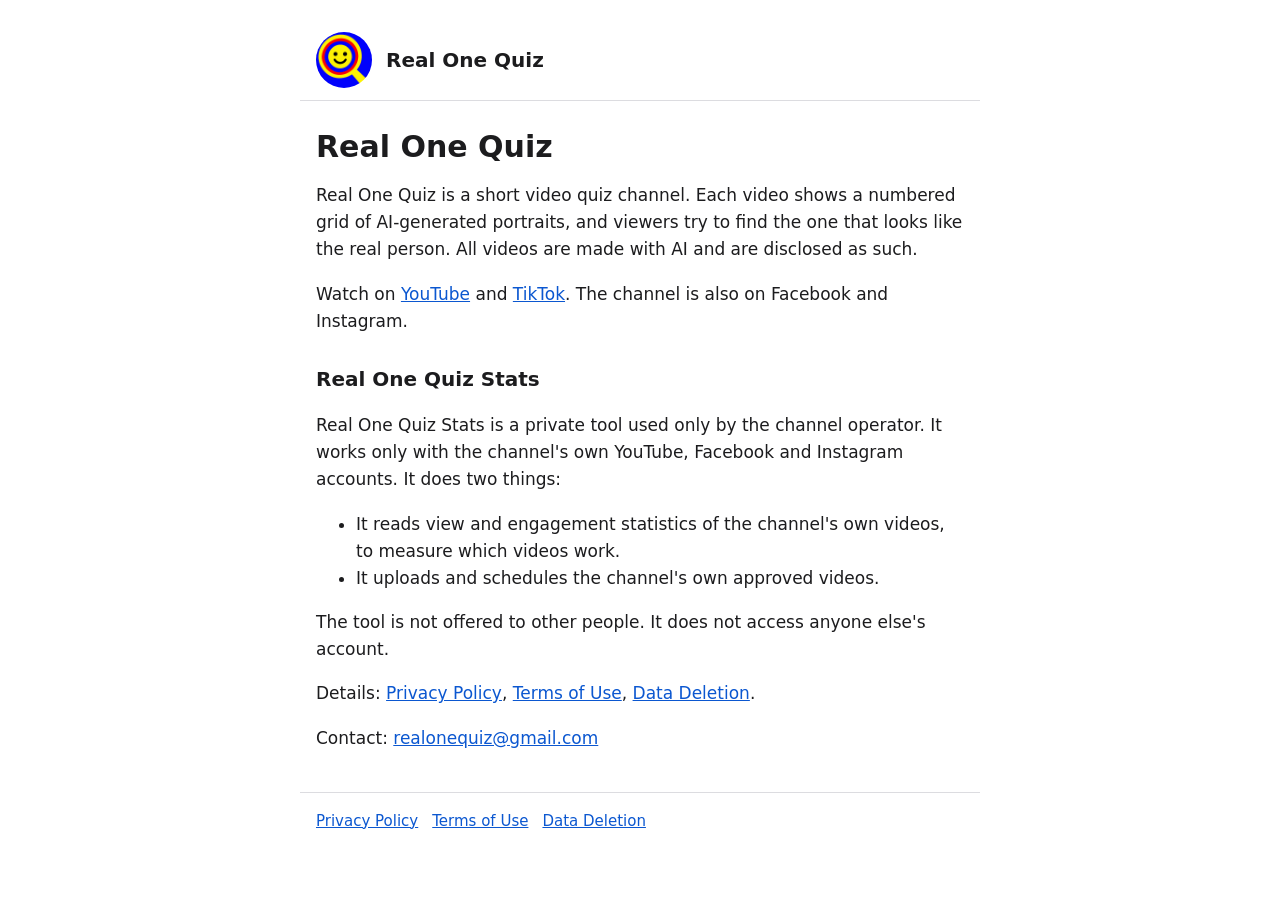
<file: index.html>
<!doctype html>
<html lang="en">
<head>
<meta charset="utf-8">
<meta name="viewport" content="width=device-width, initial-scale=1">
<title>Real One Quiz</title>
<link rel="stylesheet" href="style.css">
</head>
<body>
<header><img src="logo.jpg" alt=""><a href="index.html">Real One Quiz</a></header>
<main>
<h1>Real One Quiz</h1>
<p>Real One Quiz is a short video quiz channel. Each video shows a numbered grid of AI-generated portraits, and viewers try to find the one that looks like the real person. All videos are made with AI and are disclosed as such.</p>
<p>Watch on <a href="https://www.youtube.com/@RealOneQuiz">YouTube</a> and <a href="https://www.tiktok.com/@realonequiz">TikTok</a>. The channel is also on Facebook and Instagram.</p>
<h2>Real One Quiz Stats</h2>
<p>Real One Quiz Stats is a private tool used only by the channel operator. It works only with the channel's own YouTube, Facebook and Instagram accounts. It does two things:</p>
<ul>
<li>It reads view and engagement statistics of the channel's own videos, to measure which videos work.</li>
<li>It uploads and schedules the channel's own approved videos.</li>
</ul>
<p>The tool is not offered to other people. It does not access anyone else's account.</p>
<p>Details: <a href="privacy.html">Privacy Policy</a>, <a href="terms.html">Terms of Use</a>, <a href="data-deletion.html">Data Deletion</a>.</p>
<p>Contact: <a href="mailto:realonequiz@gmail.com">realonequiz@gmail.com</a></p>
</main>
<footer><a href="privacy.html">Privacy Policy</a><a href="terms.html">Terms of Use</a><a href="data-deletion.html">Data Deletion</a></footer>
</body>
</html>
</file>
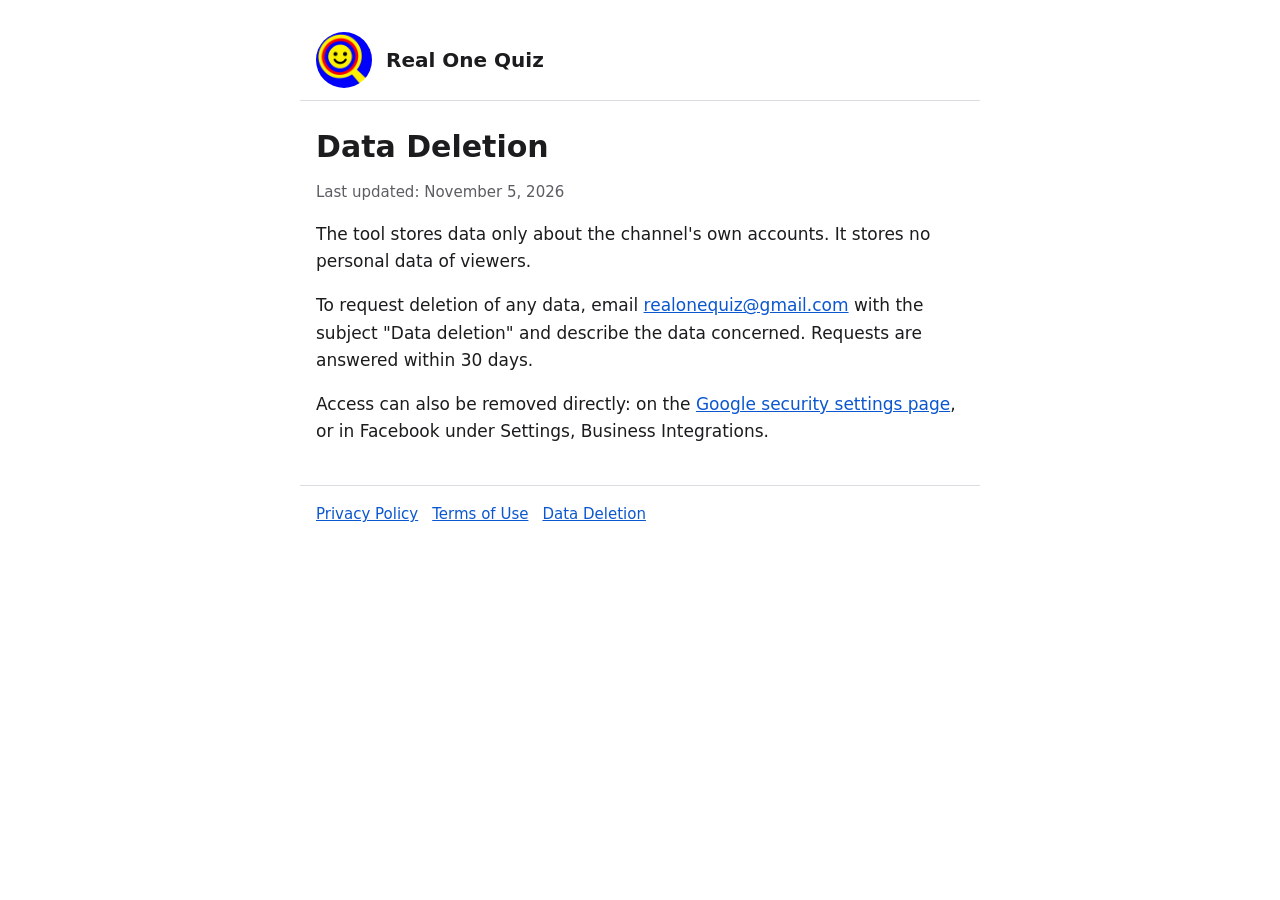
<file: data-deletion.html>
<!doctype html>
<html lang="en">
<head>
<meta charset="utf-8">
<meta name="viewport" content="width=device-width, initial-scale=1">
<title>Data Deletion</title>
<link rel="stylesheet" href="style.css">
</head>
<body>
<header><img src="logo.jpg" alt=""><a href="index.html">Real One Quiz</a></header>
<main>
<h1>Data Deletion</h1>
<p class="date">Last updated: November 5, 2026</p>
<p>The tool stores data only about the channel's own accounts. It stores no personal data of viewers.</p>
<p>To request deletion of any data, email <a href="mailto:realonequiz@gmail.com">realonequiz@gmail.com</a> with the subject "Data deletion" and describe the data concerned. Requests are answered within 30 days.</p>
<p>Access can also be removed directly: on the <a href="https://security.google.com/settings/security/permissions">Google security settings page</a>, or in Facebook under Settings, Business Integrations.</p>
</main>
<footer><a href="privacy.html">Privacy Policy</a><a href="terms.html">Terms of Use</a><a href="data-deletion.html">Data Deletion</a></footer>
</body>
</html>
</file>
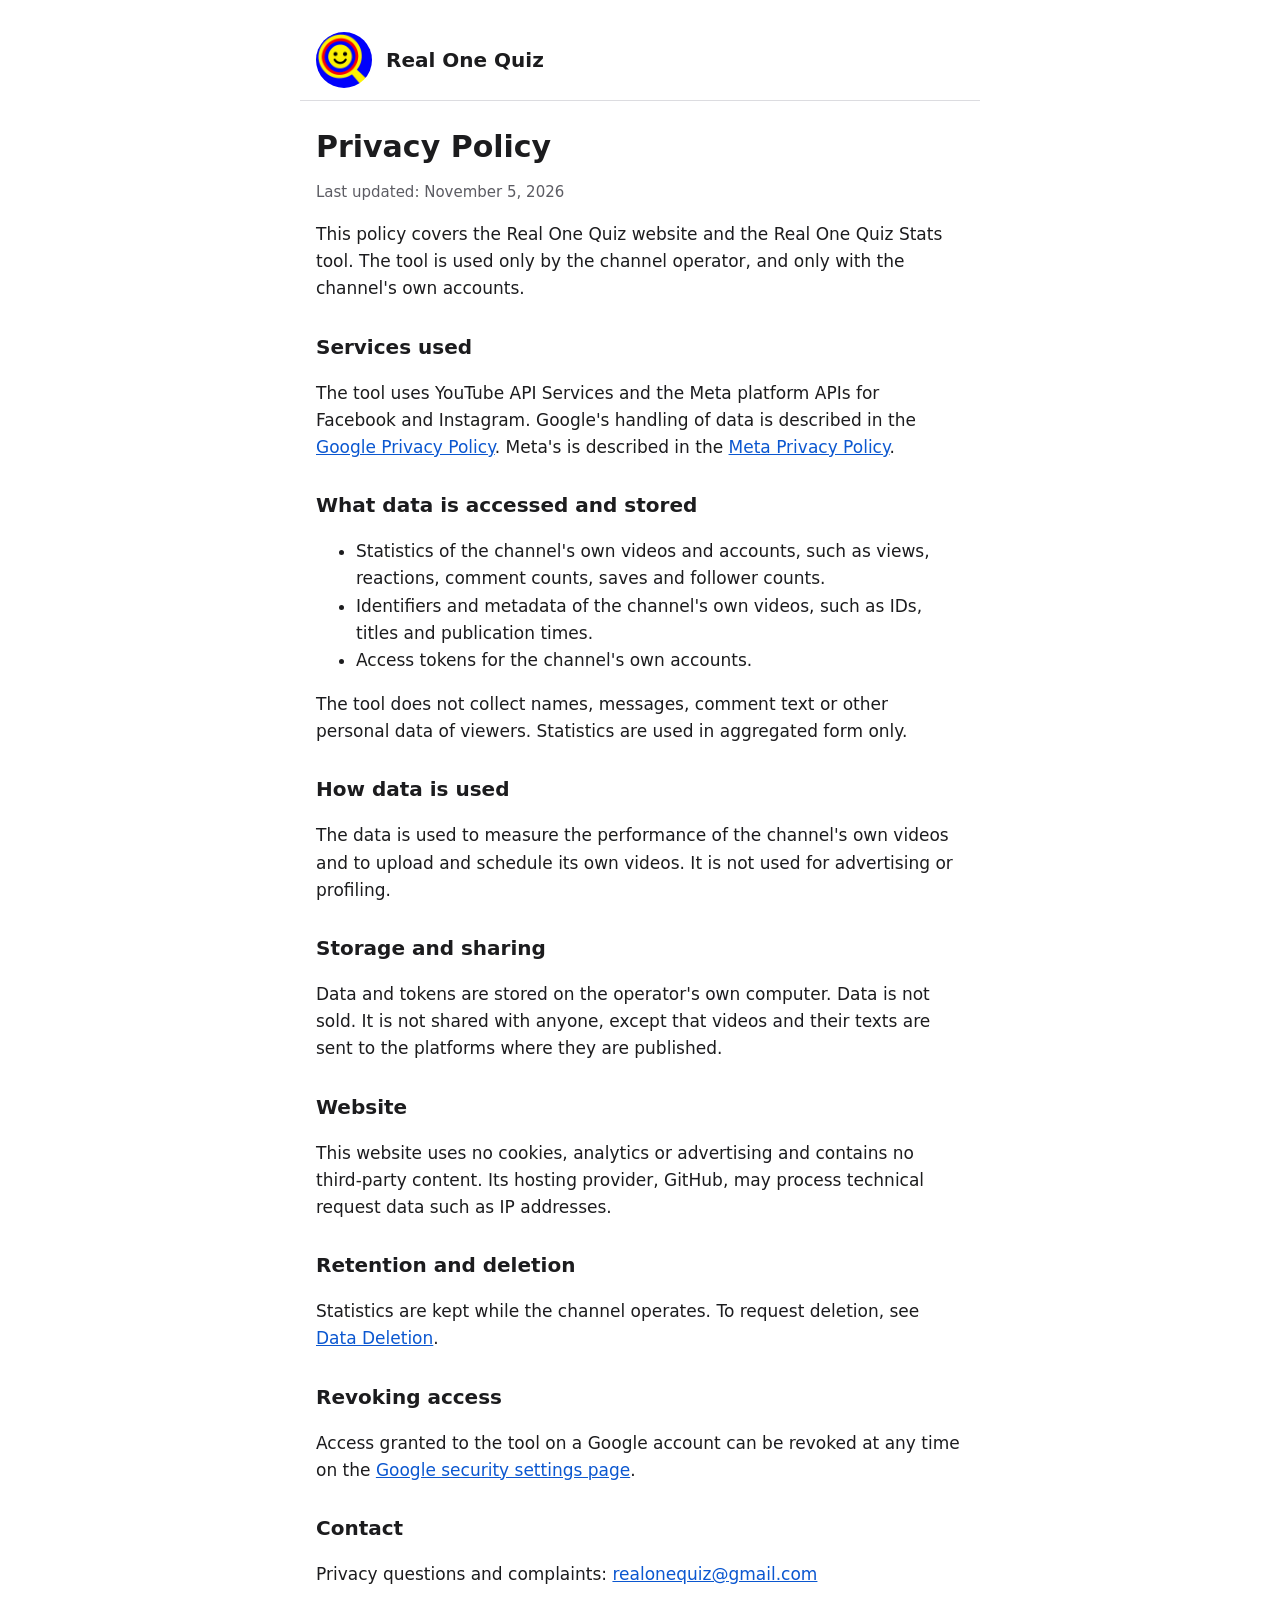
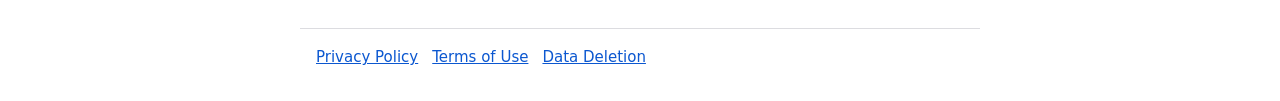
<file: privacy.html>
<!doctype html>
<html lang="en">
<head>
<meta charset="utf-8">
<meta name="viewport" content="width=device-width, initial-scale=1">
<title>Privacy Policy</title>
<link rel="stylesheet" href="style.css">
</head>
<body>
<header><img src="logo.jpg" alt=""><a href="index.html">Real One Quiz</a></header>
<main>
<h1>Privacy Policy</h1>
<p class="date">Last updated: November 5, 2026</p>
<p>This policy covers the Real One Quiz website and the Real One Quiz Stats tool. The tool is used only by the channel operator, and only with the channel's own accounts.</p>
<h2>Services used</h2>
<p>The tool uses YouTube API Services and the Meta platform APIs for Facebook and Instagram. Google's handling of data is described in the <a href="https://policies.google.com/privacy">Google Privacy Policy</a>. Meta's is described in the <a href="https://www.facebook.com/privacy/policy/">Meta Privacy Policy</a>.</p>
<h2>What data is accessed and stored</h2>
<ul>
<li>Statistics of the channel's own videos and accounts, such as views, reactions, comment counts, saves and follower counts.</li>
<li>Identifiers and metadata of the channel's own videos, such as IDs, titles and publication times.</li>
<li>Access tokens for the channel's own accounts.</li>
</ul>
<p>The tool does not collect names, messages, comment text or other personal data of viewers. Statistics are used in aggregated form only.</p>
<h2>How data is used</h2>
<p>The data is used to measure the performance of the channel's own videos and to upload and schedule its own videos. It is not used for advertising or profiling.</p>
<h2>Storage and sharing</h2>
<p>Data and tokens are stored on the operator's own computer. Data is not sold. It is not shared with anyone, except that videos and their texts are sent to the platforms where they are published.</p>
<h2>Website</h2>
<p>This website uses no cookies, analytics or advertising and contains no third-party content. Its hosting provider, GitHub, may process technical request data such as IP addresses.</p>
<h2>Retention and deletion</h2>
<p>Statistics are kept while the channel operates. To request deletion, see <a href="data-deletion.html">Data Deletion</a>.</p>
<h2>Revoking access</h2>
<p>Access granted to the tool on a Google account can be revoked at any time on the <a href="https://security.google.com/settings/security/permissions">Google security settings page</a>.</p>
<h2>Contact</h2>
<p>Privacy questions and complaints: <a href="mailto:realonequiz@gmail.com">realonequiz@gmail.com</a></p>
</main>
<footer><a href="privacy.html">Privacy Policy</a><a href="terms.html">Terms of Use</a><a href="data-deletion.html">Data Deletion</a></footer>
</body>
</html>
</file>
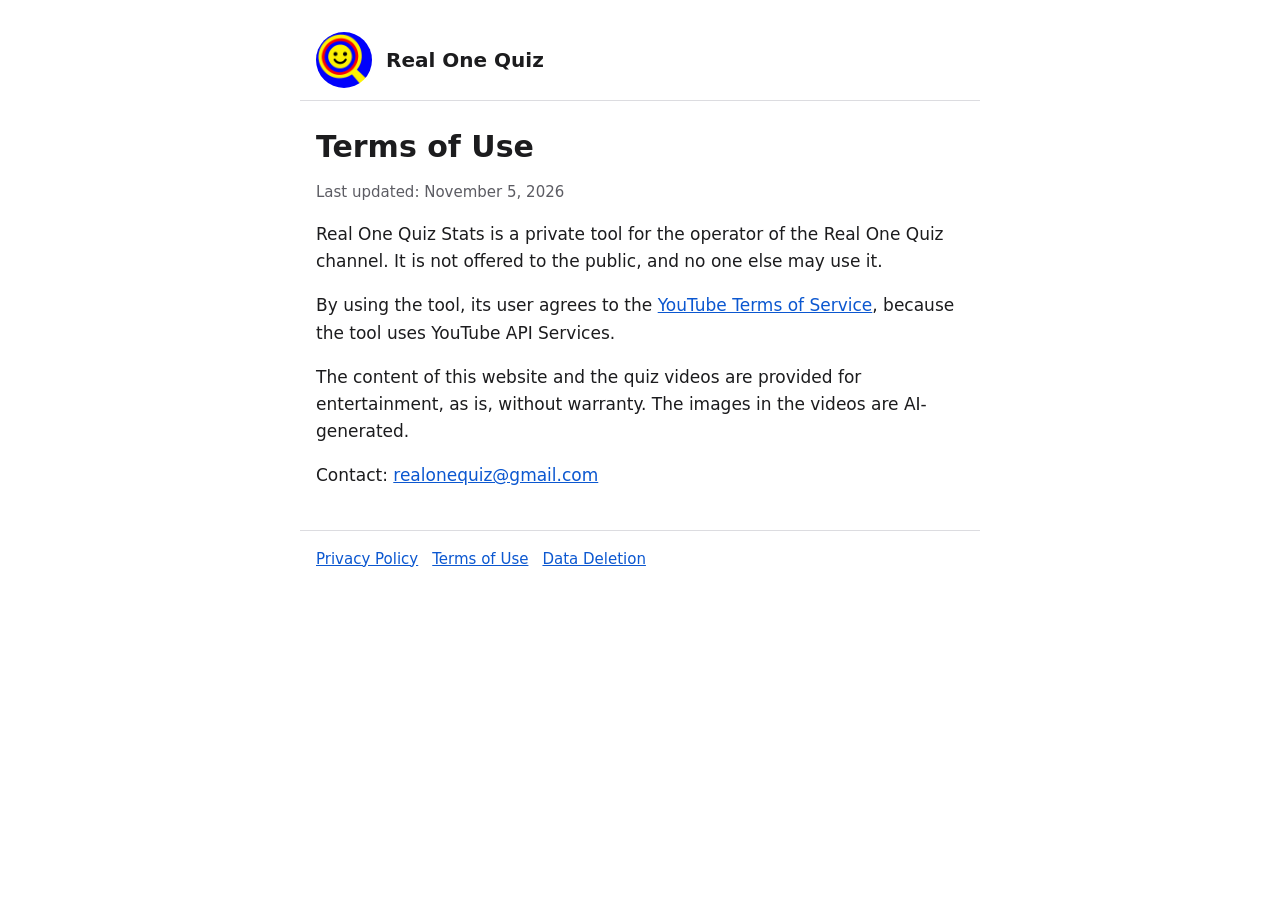
<file: terms.html>
<!doctype html>
<html lang="en">
<head>
<meta charset="utf-8">
<meta name="viewport" content="width=device-width, initial-scale=1">
<title>Terms of Use</title>
<link rel="stylesheet" href="style.css">
</head>
<body>
<header><img src="logo.jpg" alt=""><a href="index.html">Real One Quiz</a></header>
<main>
<h1>Terms of Use</h1>
<p class="date">Last updated: November 5, 2026</p>
<p>Real One Quiz Stats is a private tool for the operator of the Real One Quiz channel. It is not offered to the public, and no one else may use it.</p>
<p>By using the tool, its user agrees to the <a href="https://www.youtube.com/t/terms">YouTube Terms of Service</a>, because the tool uses YouTube API Services.</p>
<p>The content of this website and the quiz videos are provided for entertainment, as is, without warranty. The images in the videos are AI-generated.</p>
<p>Contact: <a href="mailto:realonequiz@gmail.com">realonequiz@gmail.com</a></p>
</main>
<footer><a href="privacy.html">Privacy Policy</a><a href="terms.html">Terms of Use</a><a href="data-deletion.html">Data Deletion</a></footer>
</body>
</html>
</file>
<file: style.css>
:root{--bg:#fff;--fg:#1c1c1e;--muted:#5c5c63;--line:#dcdce0;--link:#0b57d0}
@media (prefers-color-scheme:dark){:root{--bg:#141416;--fg:#f2f2f4;--muted:#a7a7ae;--line:#34343a;--link:#8ab4f8}}
*{box-sizing:border-box}
body{margin:0;background:var(--bg);color:var(--fg);font:17px/1.6 system-ui,-apple-system,"Segoe UI",Roboto,sans-serif}
main,header,footer{max-width:680px;margin:0 auto;padding:0 16px}
header{display:flex;align-items:center;gap:14px;padding-top:32px;padding-bottom:12px;border-bottom:1px solid var(--line)}
header img{width:56px;height:56px;border-radius:50%}
header a{color:var(--fg);font-weight:600;font-size:20px;text-decoration:none}
h1{font-size:30px;line-height:1.2;margin:28px 0 8px}
h2{font-size:20px;margin:28px 0 6px}
a{color:var(--link)}
.date{color:var(--muted);font-size:15px}
footer{margin-top:40px;padding-top:16px;padding-bottom:32px;border-top:1px solid var(--line);color:var(--muted);font-size:15px}
footer a{margin-right:14px}
</file>
